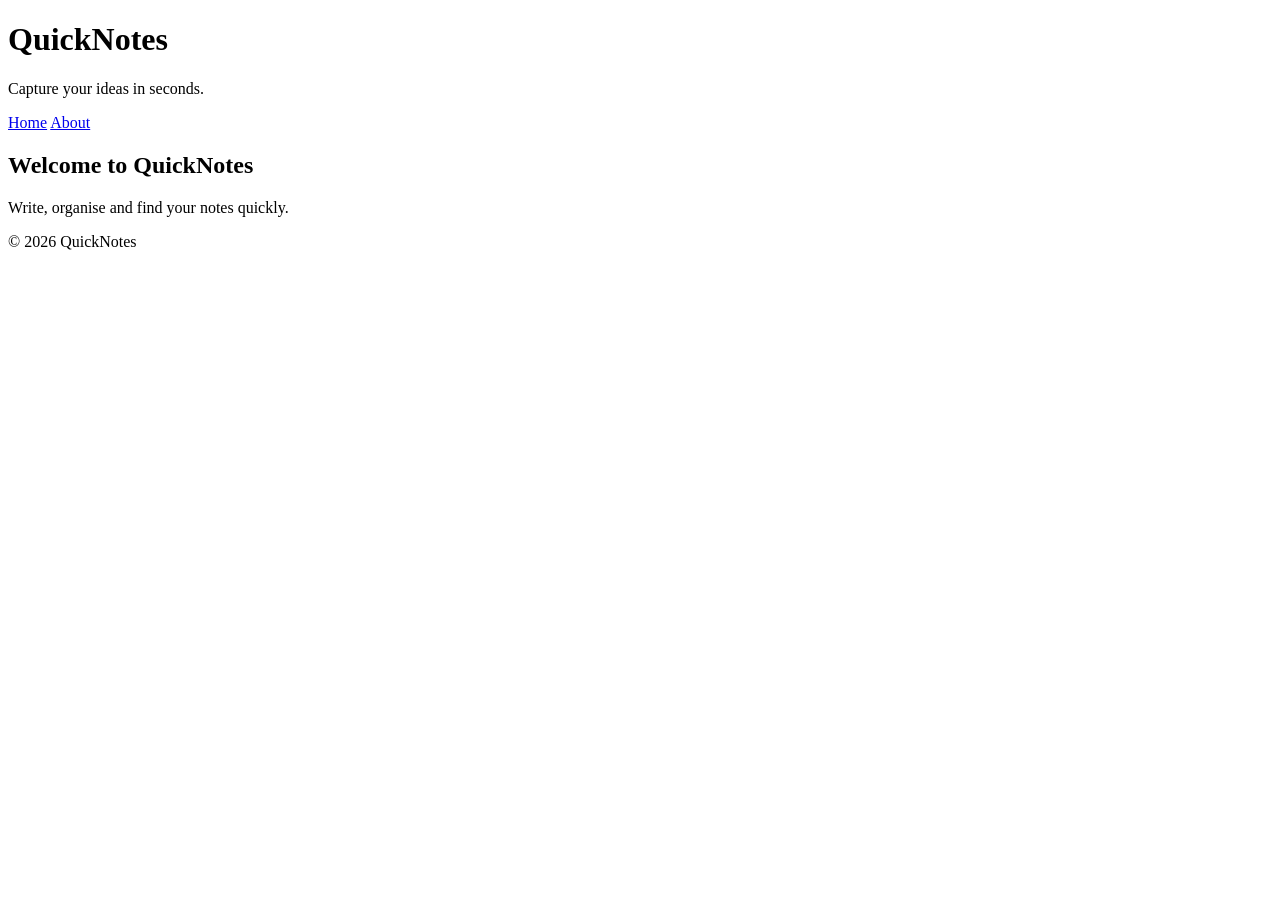
<file: index.html>
<!DOCTYPE html>
<html lang="en">
<head>
  <meta charset="UTF-8">
  <meta name="viewport" content="width=device-width, initial-scale=1.0">
  <title>QuickNotes</title>
</head>
<body>
  <header>
    <h1>QuickNotes</h1>
    <p>Capture your ideas in seconds.</p>
    <nav>
      <a href="index.html">Home</a>
      <a href="about.html">About</a>
    </nav>
  </header>

  <main>
    <h2>Welcome to QuickNotes</h2>
    <p>Write, organise and find your notes quickly.</p>
  </main>

  <footer>
    <p>&copy; 2026 QuickNotes</p>
  </footer>
</body>
</html>
</file>
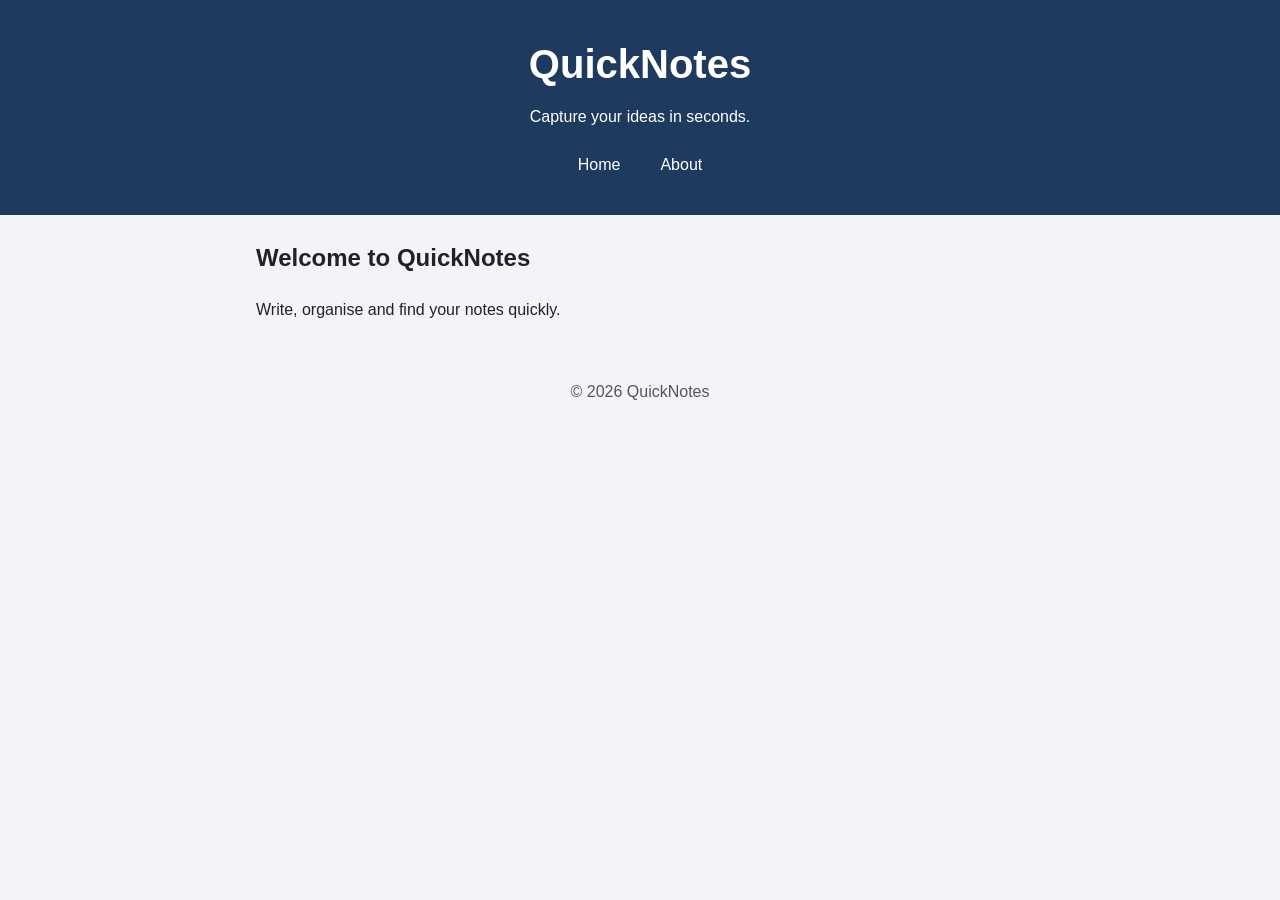
<file: day2/index.html>
<!DOCTYPE html>
<html lang="en">
<head>
  <meta charset="UTF-8">
  <meta name="viewport" content="width=device-width, initial-scale=1.0">
  <title>QuickNotes</title>
  <link rel="stylesheet" href="style.css">
</head>
<body>
  <header>
    <h1>QuickNotes</h1>
    <p>Capture your ideas in seconds.</p>
    <nav>
      <a href="index.html">Home</a>
      <a href="about.html">About</a>
    </nav>
  </header>

  <main>
    <h2>Welcome to QuickNotes</h2>
    <p>Write, organise and find your notes quickly.</p>
  </main>

  <footer>
    <p>&copy; 2026 QuickNotes</p>
  </footer>
</body>
</html>
</file>
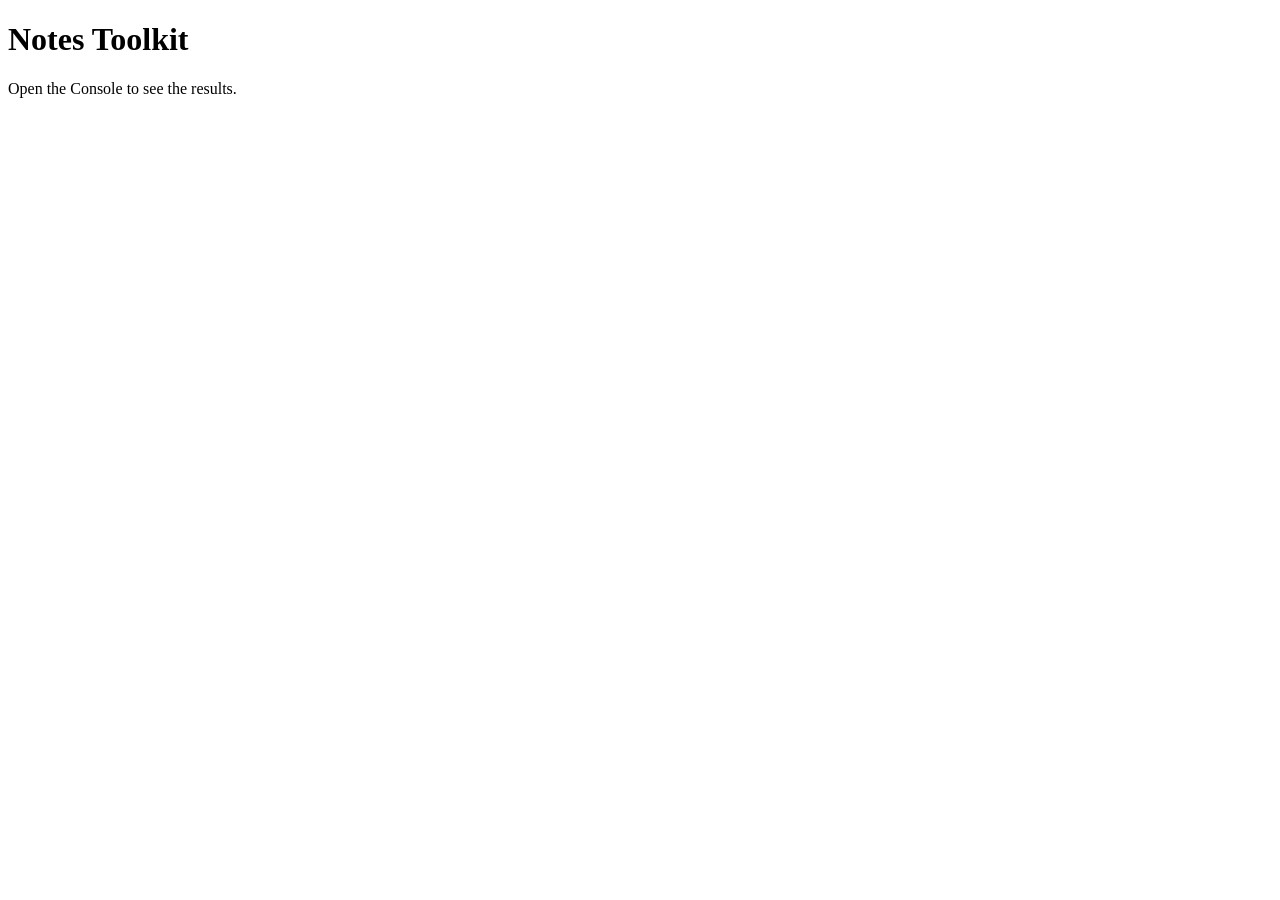
<file: day3/index.html>
<!DOCTYPE html>
<html lang="en">
<head>
  <meta charset="UTF-8">
  <meta name="viewport" content="width=device-width, initial-scale=1.0">
  <title>Notes Toolkit</title>
  <script src="script.js" defer></script>
</head>
<body>
  <h1>Notes Toolkit</h1>
  <p>Open the Console to see the results.</p>
</body>
</html>
</file>
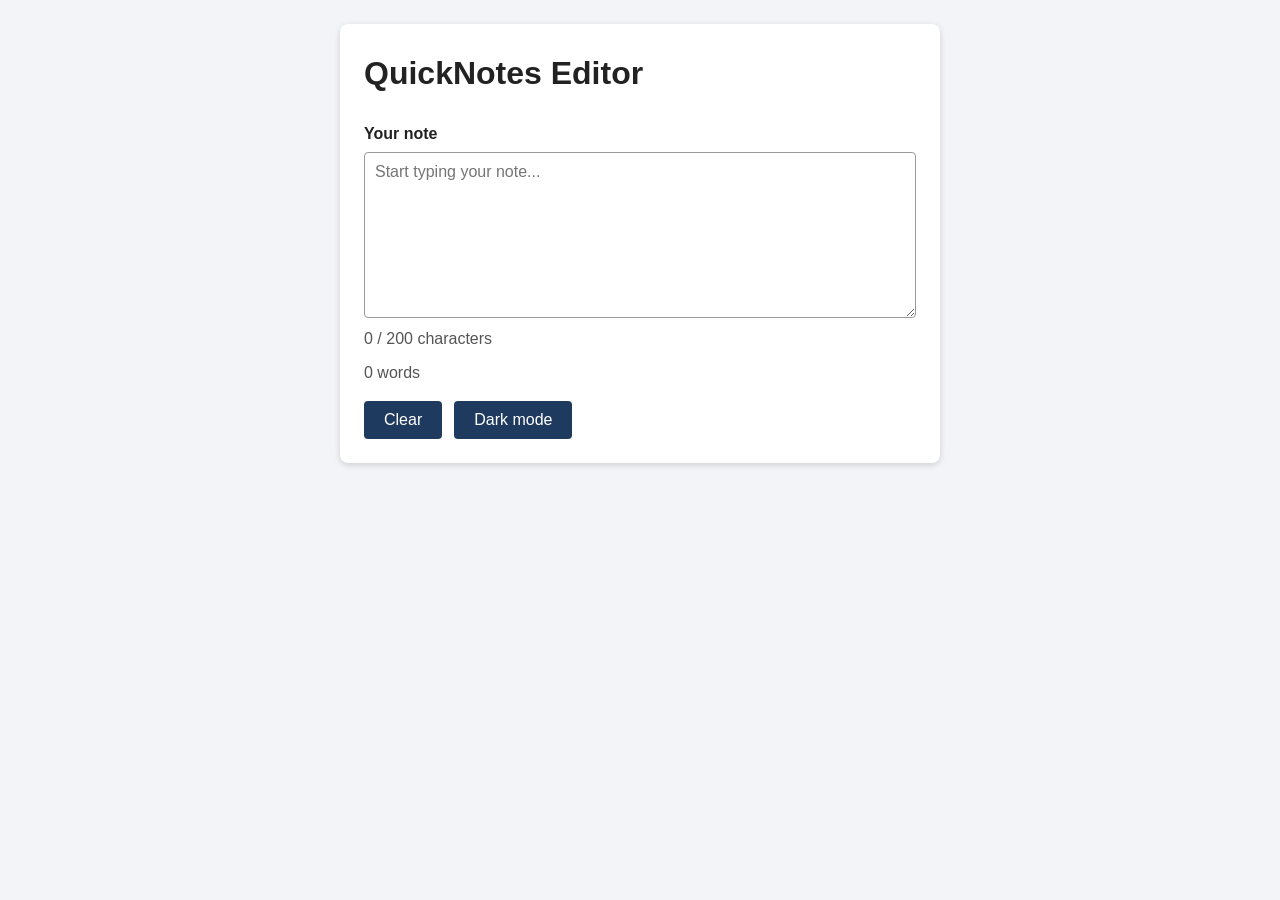
<file: day4/index.html>
<!DOCTYPE html>
<html lang="en">
<head>
  <meta charset="UTF-8">
  <meta name="viewport" content="width=device-width, initial-scale=1.0">
  <title>QuickNotes Editor</title>
  <link rel="stylesheet" href="style.css">
  <script src="script.js" defer></script>
</head>
<body>
  <main class="card">
    <h1>QuickNotes Editor</h1>

    <label for="note-text">Your note</label>
    <textarea id="note-text" rows="8" placeholder="Start typing your note..."></textarea>

    <p id="char-count">0 / 200 characters</p>
    <p id="word-count">0 words</p>

    <div class="buttons">
      <button type="button" id="clear-btn">Clear</button>
      <button type="button" id="theme-toggle">Dark mode</button>
    </div>
  </main>
</body>
</html>
</file>
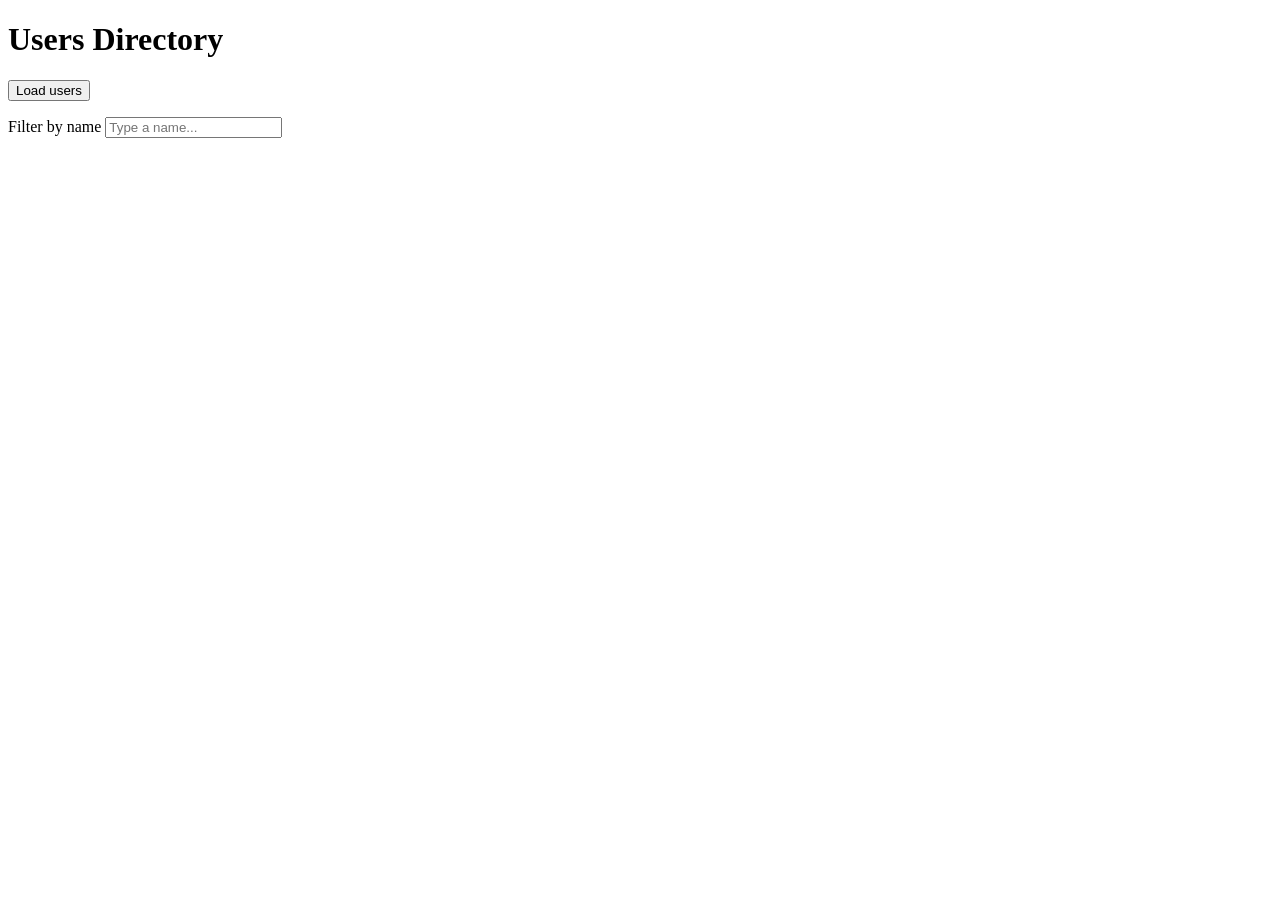
<file: day5/index.html>
<!DOCTYPE html>
<html lang="en">
<head>
  <meta charset="UTF-8">
  <meta name="viewport" content="width=device-width, initial-scale=1.0">
  <title>Users Directory</title>
  <script src="users.js" defer></script>
</head>
<body>
  <h1>Users Directory</h1>

  <button type="button" id="load-users">Load users</button>

  <p>
    <label for="filter-input">Filter by name</label>
    <input type="text" id="filter-input" name="filter" placeholder="Type a name...">
  </p>

  <p id="status"></p>

  <ul id="users-list"></ul>
</body>
</html>
</file>
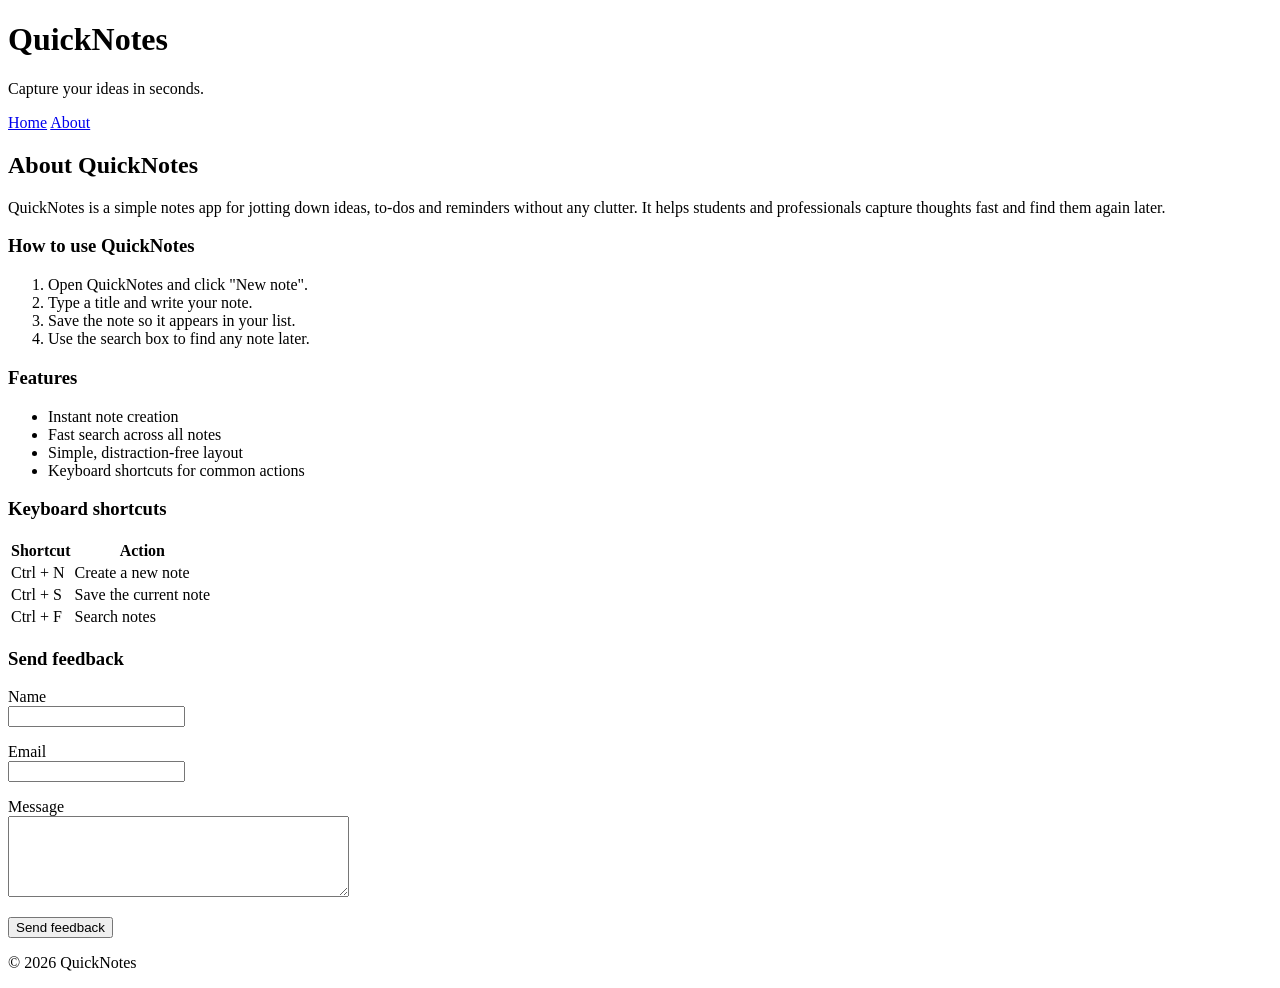
<file: about.html>
<!DOCTYPE html>
<html lang="en">
<head>
  <meta charset="UTF-8">
  <meta name="viewport" content="width=device-width, initial-scale=1.0">
  <title>About QuickNotes</title>
</head>
<body>
  <header>
    <h1>QuickNotes</h1>
    <p>Capture your ideas in seconds.</p>
    <nav>
      <a href="index.html">Home</a>
      <a href="about.html">About</a>
    </nav>
  </header>

  <main>
    <h2>About QuickNotes</h2>
    <p>QuickNotes is a simple notes app for jotting down ideas, to-dos and reminders without any clutter. It helps students and professionals capture thoughts fast and find them again later.</p>

    <section>
      <h3>How to use QuickNotes</h3>
      <ol>
        <li>Open QuickNotes and click "New note".</li>
        <li>Type a title and write your note.</li>
        <li>Save the note so it appears in your list.</li>
        <li>Use the search box to find any note later.</li>
      </ol>
    </section>

    <section>
      <h3>Features</h3>
      <ul>
        <li>Instant note creation</li>
        <li>Fast search across all notes</li>
        <li>Simple, distraction-free layout</li>
        <li>Keyboard shortcuts for common actions</li>
      </ul>
    </section>

    <section>
      <h3>Keyboard shortcuts</h3>
      <table>
        <thead>
          <tr>
            <th>Shortcut</th>
            <th>Action</th>
          </tr>
        </thead>
        <tbody>
          <tr>
            <td>Ctrl + N</td>
            <td>Create a new note</td>
          </tr>
          <tr>
            <td>Ctrl + S</td>
            <td>Save the current note</td>
          </tr>
          <tr>
            <td>Ctrl + F</td>
            <td>Search notes</td>
          </tr>
        </tbody>
      </table>
    </section>

    <section>
      <h3>Send feedback</h3>
      <form action="#" method="post">
        <p>
          <label for="name">Name</label><br>
          <input type="text" id="name" name="name" required>
        </p>
        <p>
          <label for="email">Email</label><br>
          <input type="email" id="email" name="email" required>
        </p>
        <p>
          <label for="message">Message</label><br>
          <textarea id="message" name="message" rows="5" cols="40" required></textarea>
        </p>
        <button type="submit">Send feedback</button>
      </form>
    </section>
  </main>

  <footer>
    <p>&copy; 2026 QuickNotes</p>
  </footer>
</body>
</html>
</file>
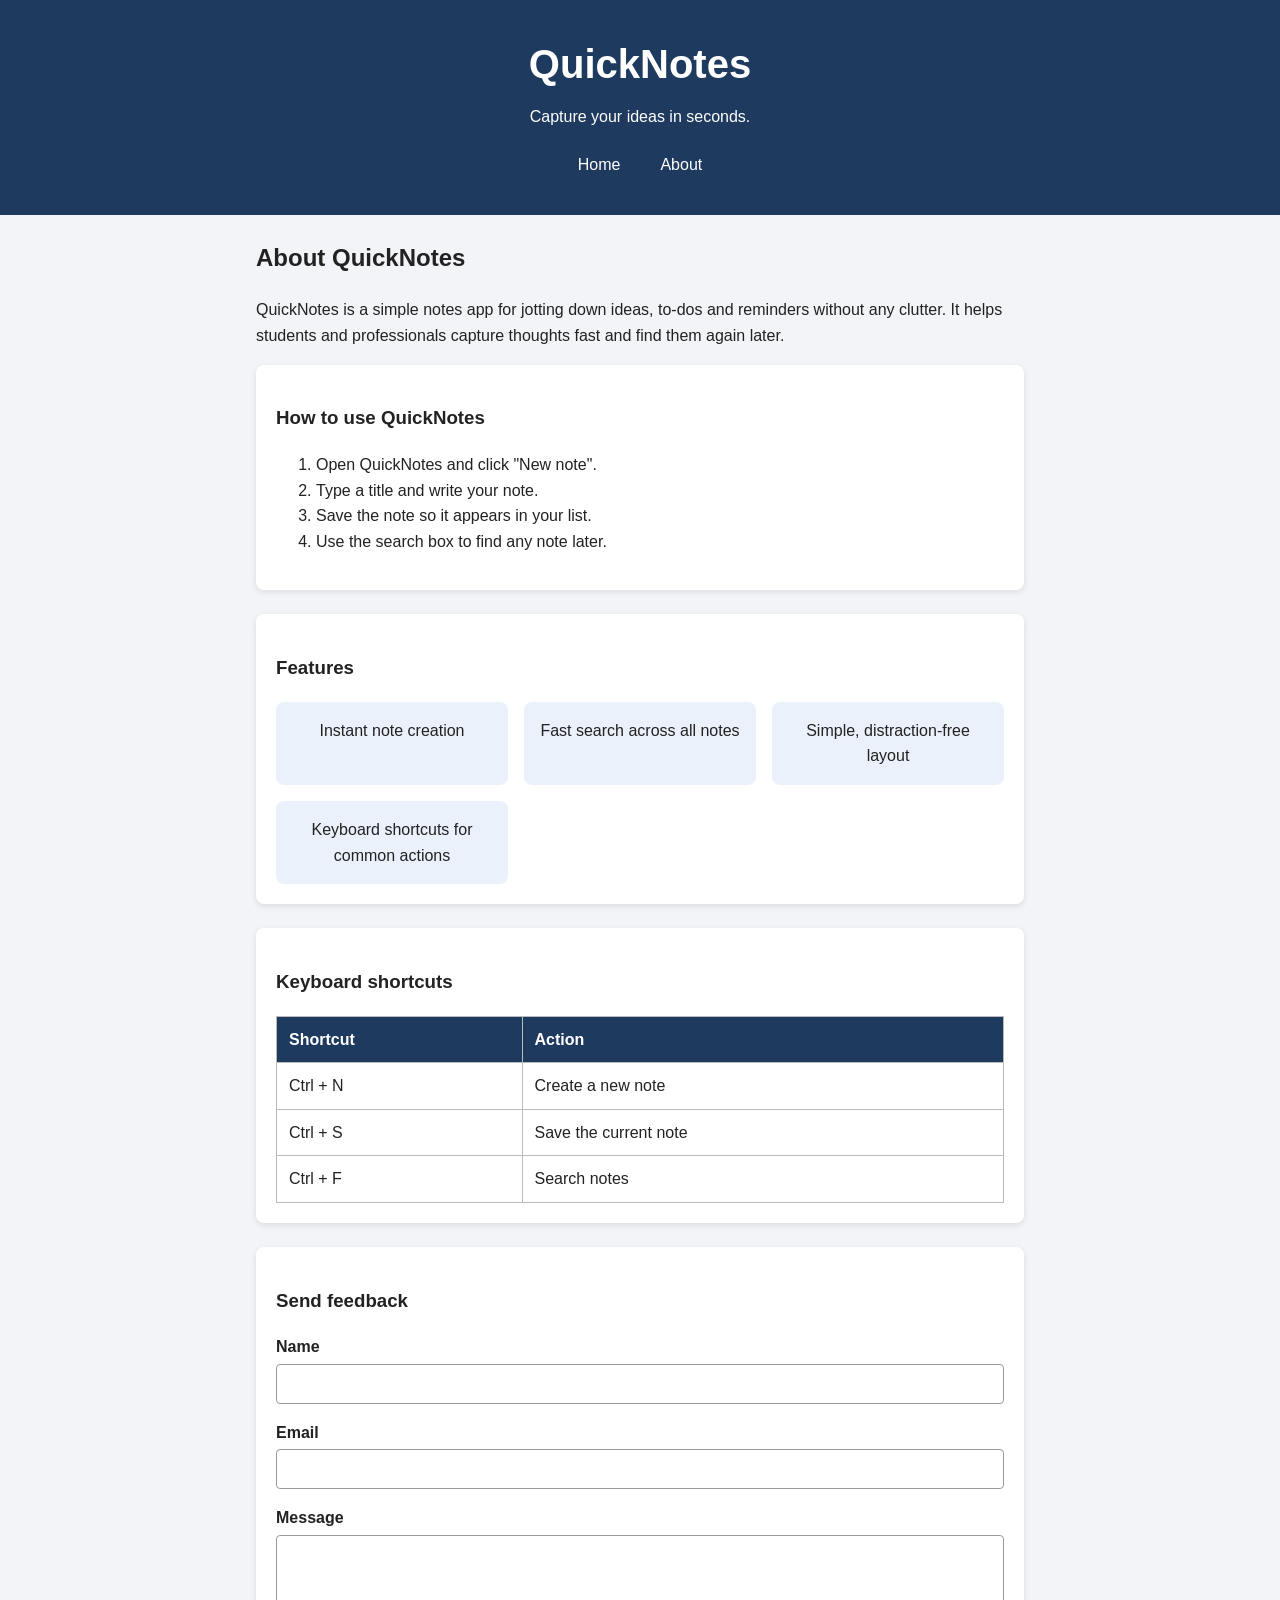
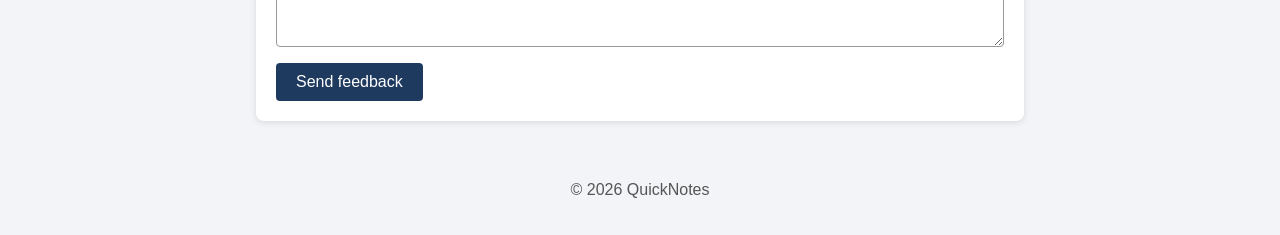
<file: day2/about.html>
<!DOCTYPE html>
<html lang="en">
<head>
  <meta charset="UTF-8">
  <meta name="viewport" content="width=device-width, initial-scale=1.0">
  <title>About QuickNotes</title>
  <link rel="stylesheet" href="style.css">
</head>
<body>
  <header>
    <h1>QuickNotes</h1>
    <p>Capture your ideas in seconds.</p>
    <nav>
      <a href="index.html">Home</a>
      <a href="about.html">About</a>
    </nav>
  </header>

  <main>
    <h2>About QuickNotes</h2>
    <p>QuickNotes is a simple notes app for jotting down ideas, to-dos and reminders without any clutter. It helps students and professionals capture thoughts fast and find them again later.</p>

    <section>
      <h3>How to use QuickNotes</h3>
      <ol>
        <li>Open QuickNotes and click "New note".</li>
        <li>Type a title and write your note.</li>
        <li>Save the note so it appears in your list.</li>
        <li>Use the search box to find any note later.</li>
      </ol>
    </section>

    <section>
      <h3>Features</h3>
      <ul class="features">
        <li>Instant note creation</li>
        <li>Fast search across all notes</li>
        <li>Simple, distraction-free layout</li>
        <li>Keyboard shortcuts for common actions</li>
      </ul>
    </section>

    <section>
      <h3>Keyboard shortcuts</h3>
      <table>
        <thead>
          <tr>
            <th>Shortcut</th>
            <th>Action</th>
          </tr>
        </thead>
        <tbody>
          <tr>
            <td>Ctrl + N</td>
            <td>Create a new note</td>
          </tr>
          <tr>
            <td>Ctrl + S</td>
            <td>Save the current note</td>
          </tr>
          <tr>
            <td>Ctrl + F</td>
            <td>Search notes</td>
          </tr>
        </tbody>
      </table>
    </section>

    <section>
      <h3>Send feedback</h3>
      <form action="#" method="post">
        <p>
          <label for="name">Name</label>
          <input type="text" id="name" name="name" required>
        </p>
        <p>
          <label for="email">Email</label>
          <input type="email" id="email" name="email" required>
        </p>
        <p>
          <label for="message">Message</label>
          <textarea id="message" name="message" rows="5" required></textarea>
        </p>
        <button type="submit">Send feedback</button>
      </form>
    </section>
  </main>

  <footer>
    <p>&copy; 2026 QuickNotes</p>
  </footer>
</body>
</html>
</file>
<file: day2/style.css>
/* Reset */
*,
*::before,
*::after {
  box-sizing: border-box;
}

/* Base */
body {
  margin: 0;
  font-family: Arial, Helvetica, sans-serif;
  line-height: 1.6;
  color: #222;
  background-color: #f2f4f8;
}

/* Header */
header {
  background-color: #1f3a5f;
  color: #fff;
  padding: 32px 16px;
  text-align: center;
}

header h1 {
  margin: 0 0 8px;
  font-size: 2.5rem;
}

header p {
  margin: 0 0 16px;
}

/* Navigation */
nav {
  display: flex;
  justify-content: center;
  gap: 16px;
}

nav a {
  color: #fff;
  text-decoration: none;
  padding: 6px 12px;
  border-radius: 4px;
  transition: background-color 0.3s ease, color 0.3s ease;
}

nav a:hover {
  background-color: #fff;
  color: #1f3a5f;
}

/* Main */
main {
  max-width: 800px;
  margin: 24px auto;
  padding: 0 16px;
}

section {
  background-color: #fff;
  padding: 20px;
  margin-bottom: 24px;
  border-radius: 8px;
  box-shadow: 0 2px 6px rgba(0, 0, 0, 0.1);
}

/* Features as grid cards */
.features {
  list-style: none;
  margin: 0;
  padding: 0;
  display: grid;
  grid-template-columns: repeat(auto-fit, minmax(180px, 1fr));
  gap: 16px;
}

.features li {
  background-color: #eaf1fb;
  padding: 16px;
  border-radius: 8px;
  text-align: center;
}

/* Table */
table {
  width: 100%;
  border-collapse: collapse;
}

th,
td {
  border: 1px solid #bbb;
  padding: 10px 12px;
  text-align: left;
}

th {
  background-color: #1f3a5f;
  color: #fff;
}

/* Form */
form label {
  display: block;
  font-weight: bold;
  margin-bottom: 4px;
}

form input,
form textarea {
  display: block;
  width: 100%;
  padding: 10px;
  border: 1px solid #999;
  border-radius: 4px;
  font-family: inherit;
  font-size: 1rem;
}

form p {
  margin: 0 0 16px;
}

/* Buttons */
button {
  background-color: #1f3a5f;
  color: #fff;
  border: none;
  padding: 10px 20px;
  border-radius: 4px;
  font-size: 1rem;
  cursor: pointer;
  transition: background-color 0.3s ease, transform 0.2s ease;
}

button:hover {
  background-color: #2f5a94;
  transform: translateY(-2px);
}

/* Footer */
footer {
  text-align: center;
  padding: 16px;
  color: #555;
}

/* Small screens */
@media (max-width: 600px) {
  header {
    padding: 16px 8px;
  }

  header h1 {
    font-size: 1.6rem;
  }

  section {
    padding: 14px;
  }
}
</file>
<file: day4/style.css>
/* Colours are defined once as variables. The dark theme only redefines them. */
:root {
  --bg: #f2f4f8;
  --card-bg: #ffffff;
  --text: #222222;
  --muted: #555555;
  --border: #999999;
  --accent: #1f3a5f;
  --accent-hover: #2f5a94;
  --accent-text: #ffffff;
  --input-bg: #ffffff;
}

body.dark {
  --bg: #121722;
  --card-bg: #1e2635;
  --text: #e8ecf3;
  --muted: #a9b3c4;
  --border: #4a5568;
  --accent: #5b8def;
  --accent-hover: #7ba3f5;
  --accent-text: #0b1020;
  --input-bg: #151c2a;
}

*,
*::before,
*::after {
  box-sizing: border-box;
}

body {
  margin: 0;
  padding: 24px 16px;
  font-family: Arial, Helvetica, sans-serif;
  line-height: 1.6;
  color: var(--text);
  background-color: var(--bg);
  transition: background-color 0.3s ease, color 0.3s ease;
}

.card {
  max-width: 600px;
  margin: 0 auto;
  padding: 24px;
  background-color: var(--card-bg);
  border-radius: 8px;
  box-shadow: 0 2px 6px rgba(0, 0, 0, 0.15);
  transition: background-color 0.3s ease;
}

h1 {
  margin-top: 0;
}

label {
  display: block;
  font-weight: bold;
  margin-bottom: 6px;
}

textarea {
  display: block;
  width: 100%;
  padding: 10px;
  font-family: inherit;
  font-size: 1rem;
  color: var(--text);
  background-color: var(--input-bg);
  border: 1px solid var(--border);
  border-radius: 4px;
  resize: vertical;
}

#char-count,
#word-count {
  margin: 8px 0 0;
  color: var(--muted);
}

.buttons {
  display: flex;
  gap: 12px;
  margin-top: 16px;
}

button {
  padding: 10px 20px;
  font-size: 1rem;
  color: var(--accent-text);
  background-color: var(--accent);
  border: none;
  border-radius: 4px;
  cursor: pointer;
  transition: background-color 0.3s ease, transform 0.2s ease;
}

button:hover {
  background-color: var(--accent-hover);
  transform: translateY(-2px);
}

/* Character counter states. "over" comes last so it wins when both apply. */
.warning {
  color: orange;
}

.over {
  color: red;
  font-weight: bold;
}
</file>
